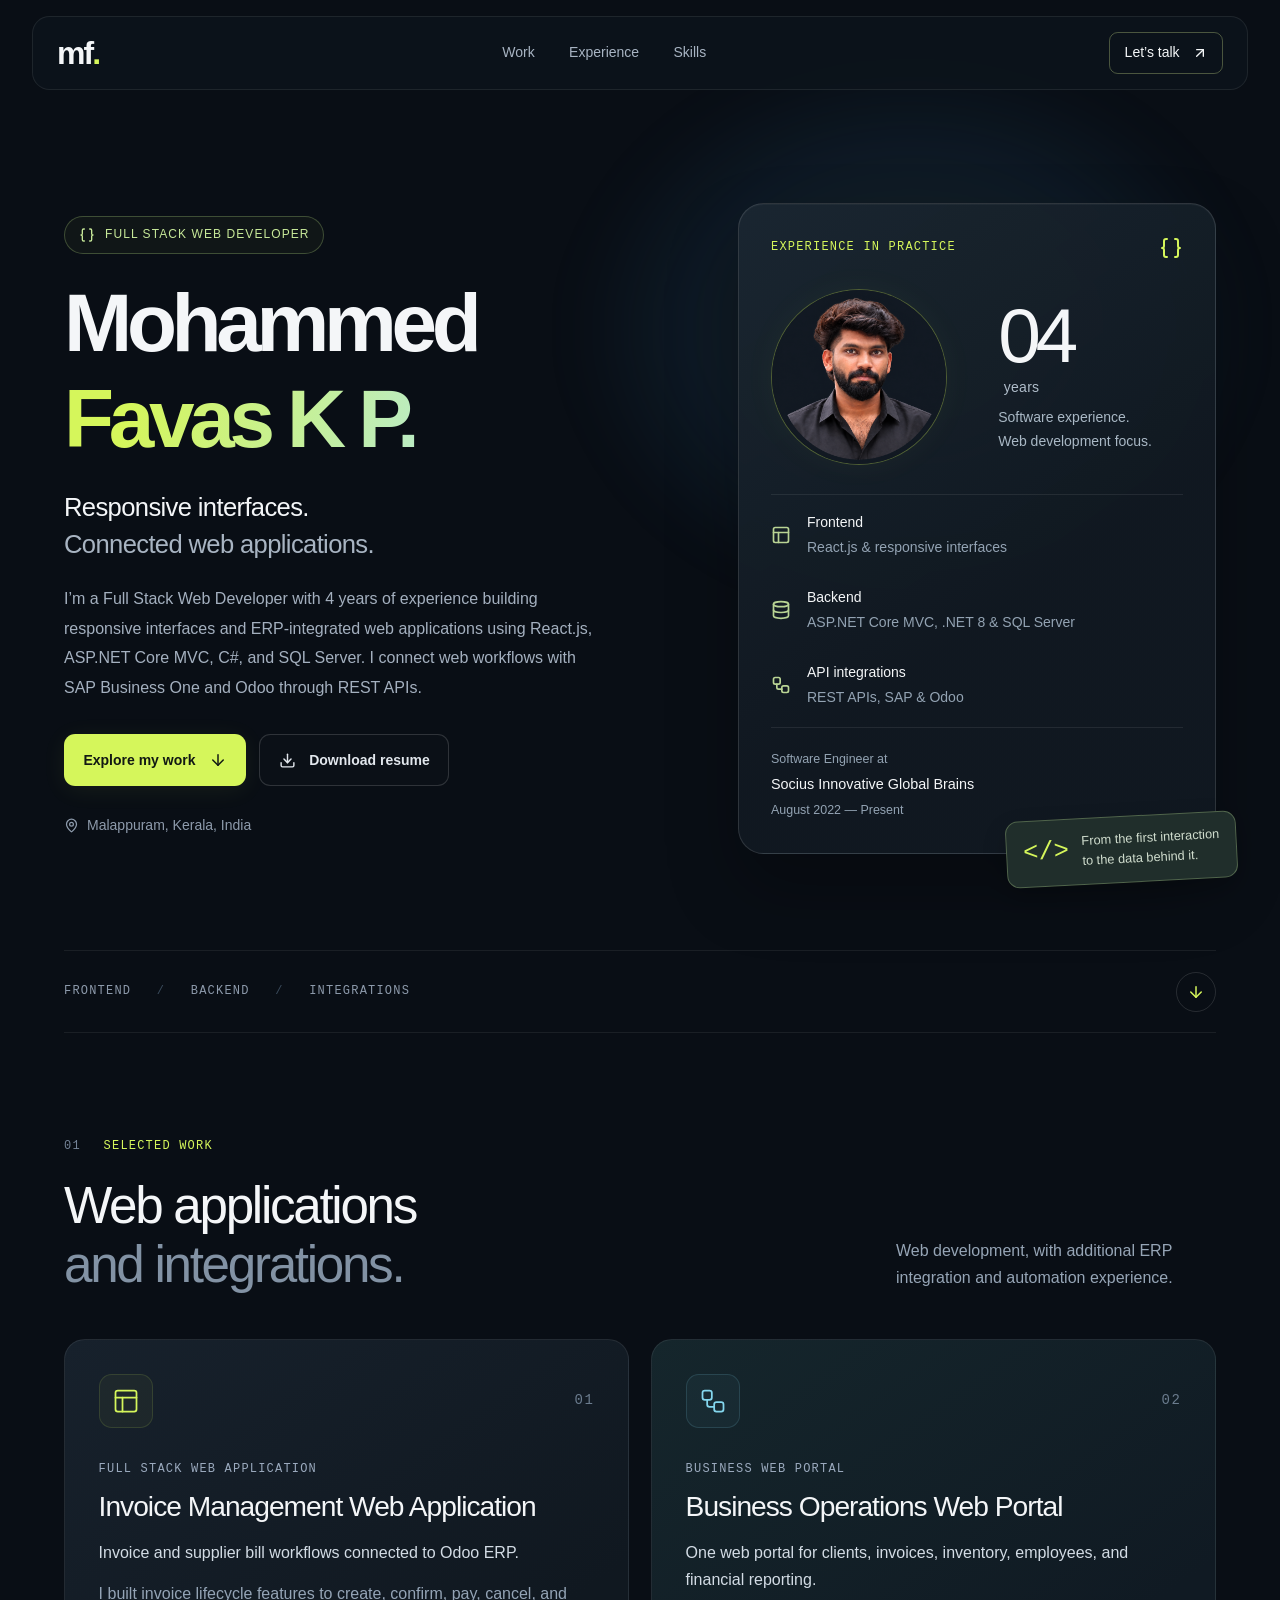
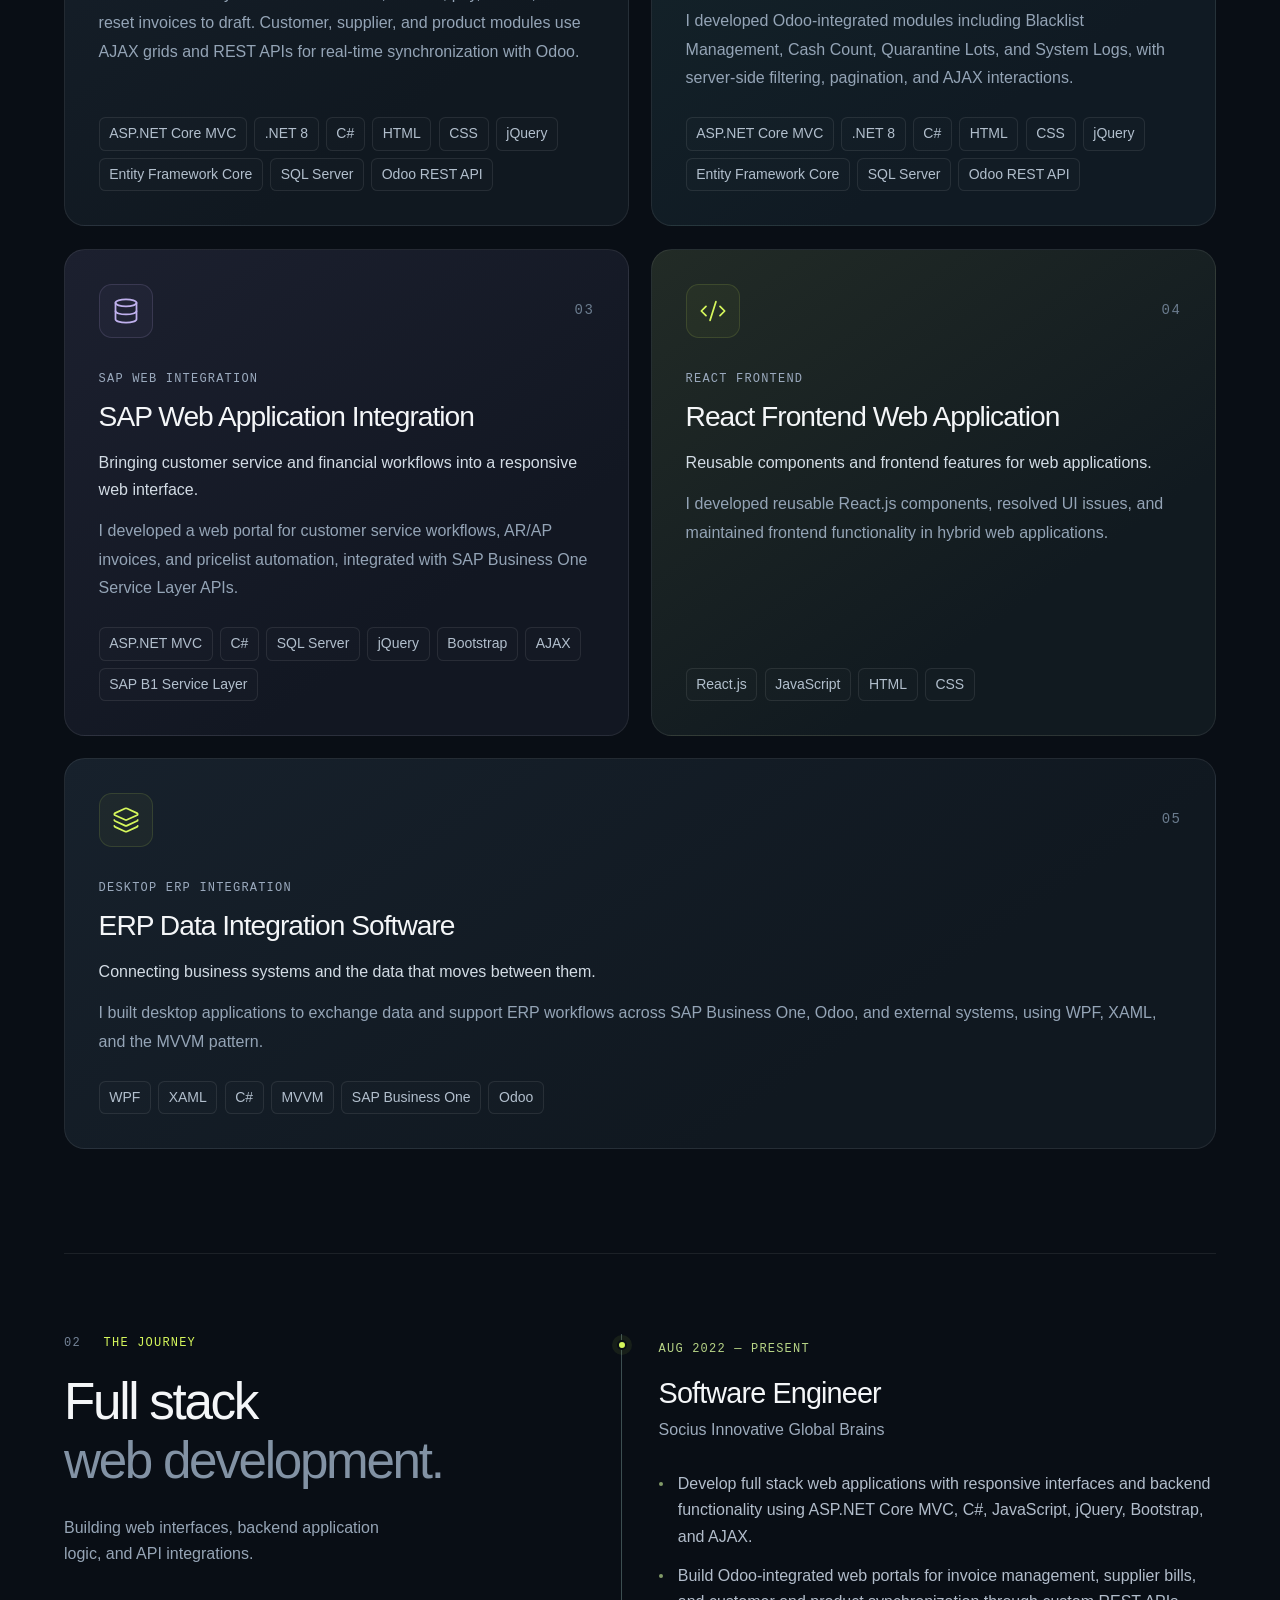
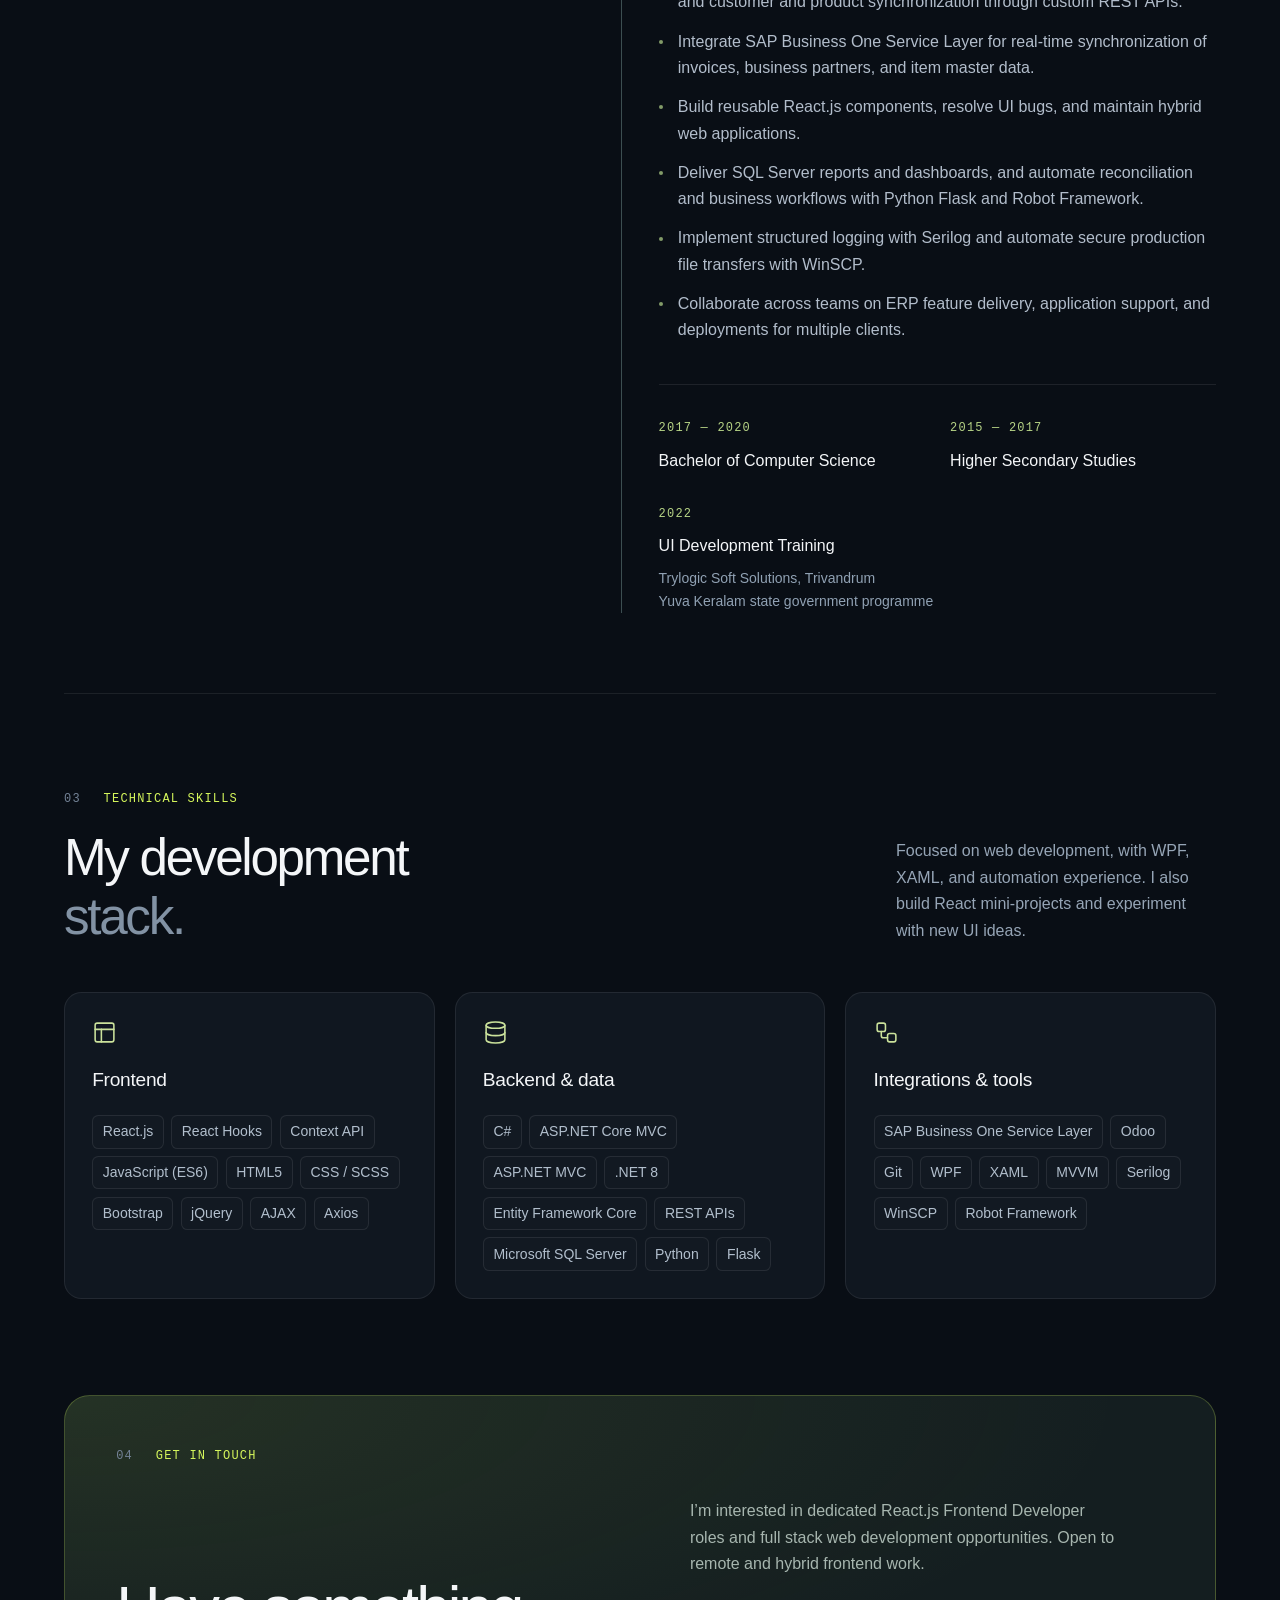
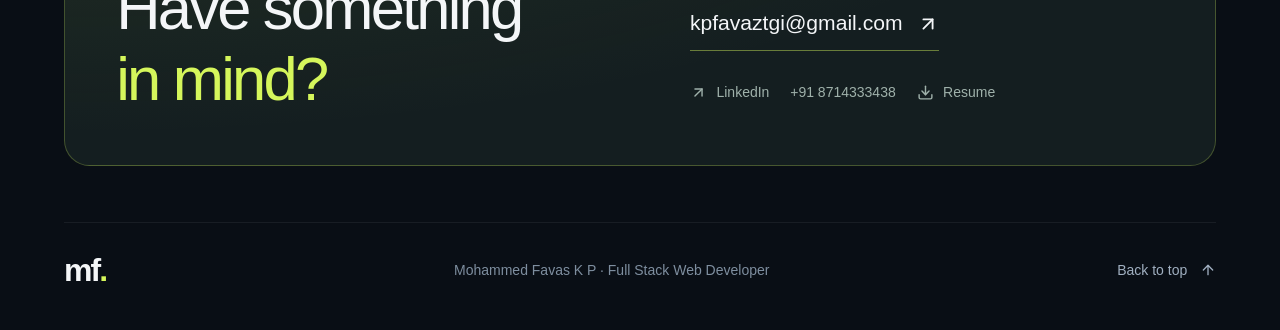
<file: index.html>
<!DOCTYPE html><html lang="en"><head><meta charSet="utf-8"/><meta name="viewport" content="width=device-width, initial-scale=1"/><link rel="stylesheet" href="/_next/static/css/index.DjkwOd6i.css" data-rsc-css-href="/_next/static/css/index.DjkwOd6i.css" data-precedence="vite-rsc/importer-resources"/><link rel="modulepreload" fetchPriority="low" href="/_next/static/chunks/index-CWeTqNZT.js"/><script src="/_next/static/chunks/rolldown-runtime-C60lm6uB.js" type="module" async=""></script><script src="/_next/static/chunks/framework-D_rUT4EX.js" type="module" async=""></script><link rel="modulepreload" href="/_next/static/chunks/layout-segment-context-DxUEqaVL.js" crossorigin=""/><link rel="modulepreload" href="/_next/static/chunks/page-Bc2MAGm4.js" crossorigin=""/><title>Mohammed Favas K P | Full Stack Web Developer</title><meta name="description" content="Full Stack Web Developer with 4 years of experience in React.js, ASP.NET Core MVC, .NET 8, C#, and SQL Server. Building responsive web applications and SAP Business One and Odoo integrations."/><link rel="shortcut icon" href="/favicon.svg"/><link rel="icon" href="/favicon.svg"/><script>Object.assign(((self[Symbol.for("vinext.navigationRuntime")]??={bootstrap:{routeManifest:null},functions:{}}).bootstrap.rsc??={rsc:[]}),{params:{},nav:{"pathname":"/","searchParams":[]}})</script><link rel="modulepreload" href="/_next/static/chunks/index-CWeTqNZT.js" />
</head><body><a class="skip-link" href="#main">Skip to content</a><div class="reading-progress" aria-hidden="true"></div><header class="site-header"><a class="wordmark" href="#home" aria-label="Mohammed Favas K P home">mf<span>.</span></a><nav aria-label="Main navigation"><a href="#work">Work</a><a href="#experience">Experience</a><a href="#skills">Skills</a></nav><a class="header-contact" href="#contact">Let’s talk <svg xmlns="http://www.w3.org/2000/svg" width="16" height="16" viewBox="0 0 24 24" fill="none" stroke="currentColor" stroke-width="2" stroke-linecap="round" stroke-linejoin="round" class="lucide lucide-arrow-up-right" aria-hidden="true"><path d="M7 7h10v10"></path><path d="M7 17 17 7"></path></svg></a></header><main id="main"><section id="home" data-section="true" class="hero section-shell" aria-labelledby="hero-title"><div class="hero-glow" aria-hidden="true"></div><div class="hero-grid"><div class="hero-intro"><p class="role-pill hero-enter"><svg xmlns="http://www.w3.org/2000/svg" width="16" height="16" viewBox="0 0 24 24" fill="none" stroke="currentColor" stroke-width="2" stroke-linecap="round" stroke-linejoin="round" class="lucide lucide-braces" aria-hidden="true"><path d="M8 3H7a2 2 0 0 0-2 2v5a2 2 0 0 1-2 2 2 2 0 0 1 2 2v5c0 1.1.9 2 2 2h1"></path><path d="M16 21h1a2 2 0 0 0 2-2v-5c0-1.1.9-2 2-2a2 2 0 0 1-2-2V5a2 2 0 0 0-2-2h-1"></path></svg> FULL STACK WEB DEVELOPER</p><h1 id="hero-title" aria-label="Mohammed Favas K P"><span class="name-line"><span>Mohammed</span></span><span class="name-line"><span class="gradient-name">Favas K P.</span></span></h1><p class="hero-description hero-enter">Responsive interfaces.<br/><span>Connected web applications.</span></p><p class="intro-copy hero-enter">I’m a Full Stack Web Developer with 4 years of experience building responsive interfaces and ERP-integrated web applications using React.js, ASP.NET Core MVC, C#, and SQL Server. I connect web workflows with SAP Business One and Odoo through REST APIs.</p><div class="hero-actions hero-enter"><a class="button button-accent" href="#work">Explore my work <svg xmlns="http://www.w3.org/2000/svg" width="18" height="18" viewBox="0 0 24 24" fill="none" stroke="currentColor" stroke-width="2" stroke-linecap="round" stroke-linejoin="round" class="lucide lucide-arrow-down" aria-hidden="true"><path d="M12 5v14"></path><path d="m19 12-7 7-7-7"></path></svg></a><a class="button button-outline" href="/FAVAS_KP_Resume_2026.pdf" download=""><svg xmlns="http://www.w3.org/2000/svg" width="17" height="17" viewBox="0 0 24 24" fill="none" stroke="currentColor" stroke-width="2" stroke-linecap="round" stroke-linejoin="round" class="lucide lucide-download" aria-hidden="true"><path d="M12 15V3"></path><path d="M21 15v4a2 2 0 0 1-2 2H5a2 2 0 0 1-2-2v-4"></path><path d="m7 10 5 5 5-5"></path></svg> Download resume</a></div><p class="location hero-enter"><svg xmlns="http://www.w3.org/2000/svg" width="15" height="15" viewBox="0 0 24 24" fill="none" stroke="currentColor" stroke-width="2" stroke-linecap="round" stroke-linejoin="round" class="lucide lucide-map-pin" aria-hidden="true"><path d="M20 10c0 4.993-5.539 10.193-7.399 11.799a1 1 0 0 1-1.202 0C9.539 20.193 4 14.993 4 10a8 8 0 0 1 16 0"></path><circle cx="12" cy="10" r="3"></circle></svg> Malappuram, Kerala, India</p></div><div class="hero-profile hero-enter"><div class="profile-card"><div class="profile-top"><span class="eyebrow">EXPERIENCE IN PRACTICE</span><svg xmlns="http://www.w3.org/2000/svg" width="24" height="24" viewBox="0 0 24 24" fill="none" stroke="currentColor" stroke-width="2" stroke-linecap="round" stroke-linejoin="round" class="lucide lucide-braces" aria-hidden="true"><path d="M8 3H7a2 2 0 0 0-2 2v5a2 2 0 0 1-2 2 2 2 0 0 1 2 2v5c0 1.1.9 2 2 2h1"></path><path d="M16 21h1a2 2 0 0 0 2-2v-5c0-1.1.9-2 2-2a2 2 0 0 1-2-2V5a2 2 0 0 0-2-2h-1"></path></svg></div><div class="profile-intro"><div class="portrait-frame"><img src="/images/favas-profile.png" alt="Mohammed Favas K P" width="1254" height="1254" fetchPriority="high" decoding="async"/></div><div class="experience-number"><strong>04<span>years</span></strong><p>Software experience.<br/>Web development focus.</p></div></div><div class="profile-specialties"><div><svg xmlns="http://www.w3.org/2000/svg" width="20" height="20" viewBox="0 0 24 24" fill="none" stroke="currentColor" stroke-width="2" stroke-linecap="round" stroke-linejoin="round" class="lucide lucide-panels-top-left" aria-hidden="true"><rect width="18" height="18" x="3" y="3" rx="2"></rect><path d="M3 9h18"></path><path d="M9 21V9"></path></svg><p><strong>Frontend</strong><span>React.js &amp; responsive interfaces</span></p></div><div><svg xmlns="http://www.w3.org/2000/svg" width="20" height="20" viewBox="0 0 24 24" fill="none" stroke="currentColor" stroke-width="2" stroke-linecap="round" stroke-linejoin="round" class="lucide lucide-database" aria-hidden="true"><ellipse cx="12" cy="5" rx="9" ry="3"></ellipse><path d="M3 5V19A9 3 0 0 0 21 19V5"></path><path d="M3 12A9 3 0 0 0 21 12"></path></svg><p><strong>Backend</strong><span>ASP.NET Core MVC, .NET 8 &amp; SQL Server</span></p></div><div><svg xmlns="http://www.w3.org/2000/svg" width="20" height="20" viewBox="0 0 24 24" fill="none" stroke="currentColor" stroke-width="2" stroke-linecap="round" stroke-linejoin="round" class="lucide lucide-workflow" aria-hidden="true"><rect width="8" height="8" x="3" y="3" rx="2"></rect><path d="M7 11v4a2 2 0 0 0 2 2h4"></path><rect width="8" height="8" x="13" y="13" rx="2"></rect></svg><p><strong>API integrations</strong><span>REST APIs, SAP &amp; Odoo</span></p></div></div><div class="profile-company"><span>Software Engineer at</span><strong>Socius Innovative Global Brains</strong><span>August 2022 — Present</span></div></div><div class="profile-note"><span aria-hidden="true">&lt;/&gt;</span><p>From the first interaction<br/>to the data behind it.</p></div></div></div><div class="hero-bottom"><span>FRONTEND</span><span class="stack-divider" aria-hidden="true">/</span><span>BACKEND</span><span class="stack-divider" aria-hidden="true">/</span><span>INTEGRATIONS</span><a href="#work" aria-label="Scroll to selected work"><svg xmlns="http://www.w3.org/2000/svg" width="18" height="18" viewBox="0 0 24 24" fill="none" stroke="currentColor" stroke-width="2" stroke-linecap="round" stroke-linejoin="round" class="lucide lucide-arrow-down" aria-hidden="true"><path d="M12 5v14"></path><path d="m19 12-7 7-7-7"></path></svg></a></div></section><section id="work" data-section="true" class="work-section section-shell" aria-labelledby="work-title"><div class="section-heading" data-reveal="true"><div><p class="eyebrow"><span>01</span> SELECTED WORK</p><h2 id="work-title">Web applications<br/><span>and integrations.</span></h2></div><p>Web development, with additional ERP integration and automation experience.</p></div><div class="projects"><div class="project-reveal" data-reveal="true"><article class="project-card project-1"><div class="project-top"><div class="project-icon"><svg xmlns="http://www.w3.org/2000/svg" width="28" height="28" viewBox="0 0 24 24" fill="none" stroke="currentColor" stroke-width="1.5" stroke-linecap="round" stroke-linejoin="round" class="lucide lucide-panels-top-left" aria-hidden="true"><rect width="18" height="18" x="3" y="3" rx="2"></rect><path d="M3 9h18"></path><path d="M9 21V9"></path></svg></div><span class="project-number">01</span></div><p class="project-category">FULL STACK WEB APPLICATION</p><h3>Invoice Management Web Application</h3><p class="project-lead">Invoice and supplier bill workflows connected to Odoo ERP.</p><p class="project-detail">I built invoice lifecycle features to create, confirm, pay, cancel, and reset invoices to draft. Customer, supplier, and product modules use AJAX grids and REST APIs for real-time synchronization with Odoo.</p><ul class="tags" aria-label="Invoice Management Web Application technologies"><li>ASP.NET Core MVC</li><li>.NET 8</li><li>C#</li><li>HTML</li><li>CSS</li><li>jQuery</li><li>Entity Framework Core</li><li>SQL Server</li><li>Odoo REST API</li></ul></article></div><div class="project-reveal" data-reveal="true"><article class="project-card project-2"><div class="project-top"><div class="project-icon"><svg xmlns="http://www.w3.org/2000/svg" width="28" height="28" viewBox="0 0 24 24" fill="none" stroke="currentColor" stroke-width="1.5" stroke-linecap="round" stroke-linejoin="round" class="lucide lucide-workflow" aria-hidden="true"><rect width="8" height="8" x="3" y="3" rx="2"></rect><path d="M7 11v4a2 2 0 0 0 2 2h4"></path><rect width="8" height="8" x="13" y="13" rx="2"></rect></svg></div><span class="project-number">02</span></div><p class="project-category">BUSINESS WEB PORTAL</p><h3>Business Operations Web Portal</h3><p class="project-lead">One web portal for clients, invoices, inventory, employees, and financial reporting.</p><p class="project-detail">I developed Odoo-integrated modules including Blacklist Management, Cash Count, Quarantine Lots, and System Logs, with server-side filtering, pagination, and AJAX interactions.</p><ul class="tags" aria-label="Business Operations Web Portal technologies"><li>ASP.NET Core MVC</li><li>.NET 8</li><li>C#</li><li>HTML</li><li>CSS</li><li>jQuery</li><li>Entity Framework Core</li><li>SQL Server</li><li>Odoo REST API</li></ul></article></div><div class="project-reveal" data-reveal="true"><article class="project-card project-3"><div class="project-top"><div class="project-icon"><svg xmlns="http://www.w3.org/2000/svg" width="28" height="28" viewBox="0 0 24 24" fill="none" stroke="currentColor" stroke-width="1.5" stroke-linecap="round" stroke-linejoin="round" class="lucide lucide-database" aria-hidden="true"><ellipse cx="12" cy="5" rx="9" ry="3"></ellipse><path d="M3 5V19A9 3 0 0 0 21 19V5"></path><path d="M3 12A9 3 0 0 0 21 12"></path></svg></div><span class="project-number">03</span></div><p class="project-category">SAP WEB INTEGRATION</p><h3>SAP Web Application Integration</h3><p class="project-lead">Bringing customer service and financial workflows into a responsive web interface.</p><p class="project-detail">I developed a web portal for customer service workflows, AR/AP invoices, and pricelist automation, integrated with SAP Business One Service Layer APIs.</p><ul class="tags" aria-label="SAP Web Application Integration technologies"><li>ASP.NET MVC</li><li>C#</li><li>SQL Server</li><li>jQuery</li><li>Bootstrap</li><li>AJAX</li><li>SAP B1 Service Layer</li></ul></article></div><div class="project-reveal" data-reveal="true"><article class="project-card project-4"><div class="project-top"><div class="project-icon"><svg xmlns="http://www.w3.org/2000/svg" width="28" height="28" viewBox="0 0 24 24" fill="none" stroke="currentColor" stroke-width="1.5" stroke-linecap="round" stroke-linejoin="round" class="lucide lucide-code-xml" aria-hidden="true"><path d="m18 16 4-4-4-4"></path><path d="m6 8-4 4 4 4"></path><path d="m14.5 4-5 16"></path></svg></div><span class="project-number">04</span></div><p class="project-category">REACT FRONTEND</p><h3>React Frontend Web Application</h3><p class="project-lead">Reusable components and frontend features for web applications.</p><p class="project-detail">I developed reusable React.js components, resolved UI issues, and maintained frontend functionality in hybrid web applications.</p><ul class="tags" aria-label="React Frontend Web Application technologies"><li>React.js</li><li>JavaScript</li><li>HTML</li><li>CSS</li></ul></article></div><div class="project-reveal" data-reveal="true"><article class="project-card project-5"><div class="project-top"><div class="project-icon"><svg xmlns="http://www.w3.org/2000/svg" width="28" height="28" viewBox="0 0 24 24" fill="none" stroke="currentColor" stroke-width="1.5" stroke-linecap="round" stroke-linejoin="round" class="lucide lucide-layers" aria-hidden="true"><path d="M12.83 2.18a2 2 0 0 0-1.66 0L2.6 6.08a1 1 0 0 0 0 1.83l8.58 3.91a2 2 0 0 0 1.66 0l8.58-3.9a1 1 0 0 0 0-1.83z"></path><path d="M2 12a1 1 0 0 0 .58.91l8.6 3.91a2 2 0 0 0 1.65 0l8.58-3.9A1 1 0 0 0 22 12"></path><path d="M2 17a1 1 0 0 0 .58.91l8.6 3.91a2 2 0 0 0 1.65 0l8.58-3.9A1 1 0 0 0 22 17"></path></svg></div><span class="project-number">05</span></div><p class="project-category">DESKTOP ERP INTEGRATION</p><h3>ERP Data Integration Software</h3><p class="project-lead">Connecting business systems and the data that moves between them.</p><p class="project-detail">I built desktop applications to exchange data and support ERP workflows across SAP Business One, Odoo, and external systems, using WPF, XAML, and the MVVM pattern.</p><ul class="tags" aria-label="ERP Data Integration Software technologies"><li>WPF</li><li>XAML</li><li>C#</li><li>MVVM</li><li>SAP Business One</li><li>Odoo</li></ul></article></div></div></section><section id="experience" data-section="true" class="experience-section section-shell" aria-labelledby="experience-title"><div class="experience-heading" data-reveal="true"><p class="eyebrow"><span>02</span> THE JOURNEY</p><h2 id="experience-title">Full stack<br/><span>web development.</span></h2><p>Building web interfaces, backend application logic, and API integrations.</p></div><div class="experience-body" data-reveal="true"><div class="role-meta"><span class="date-label">AUG 2022 — PRESENT</span><h3>Software Engineer</h3><p>Socius Innovative Global Brains</p></div><ul class="experience-list"><li>Develop full stack web applications with responsive interfaces and backend functionality using ASP.NET Core MVC, C#, JavaScript, jQuery, Bootstrap, and AJAX.</li><li>Build Odoo-integrated web portals for invoice management, supplier bills, and customer and product synchronization through custom REST APIs.</li><li>Integrate SAP Business One Service Layer for real-time synchronization of invoices, business partners, and item master data.</li><li>Build reusable React.js components, resolve UI bugs, and maintain hybrid web applications.</li><li>Deliver SQL Server reports and dashboards, and automate reconciliation and business workflows with Python Flask and Robot Framework.</li><li>Implement structured logging with Serilog and automate secure production file transfers with WinSCP.</li><li>Collaborate across teams on ERP feature delivery, application support, and deployments for multiple clients.</li></ul><div class="education"><div><span class="date-label">2017 — 2020</span><h4>Bachelor of Computer Science</h4></div><div><span class="date-label">2015 — 2017</span><h4>Higher Secondary Studies</h4></div><div class="education-training"><span class="date-label">2022</span><h4>UI Development Training</h4><p>Trylogic Soft Solutions, Trivandrum<br/>Yuva Keralam state government programme</p></div></div></div></section><section id="skills" data-section="true" class="skills-section section-shell" aria-labelledby="skills-title"><div class="section-heading" data-reveal="true"><div><p class="eyebrow"><span>03</span> TECHNICAL SKILLS</p><h2 id="skills-title">My development<br/><span>stack.</span></h2></div><p>Focused on web development, with WPF, XAML, and automation experience. I also build React mini-projects and experiment with new UI ideas.</p></div><div class="skill-groups"><div class="skill-group" data-reveal="true"><svg xmlns="http://www.w3.org/2000/svg" width="25" height="25" viewBox="0 0 24 24" fill="none" stroke="currentColor" stroke-width="1.5" stroke-linecap="round" stroke-linejoin="round" class="lucide lucide-panels-top-left" aria-hidden="true"><rect width="18" height="18" x="3" y="3" rx="2"></rect><path d="M3 9h18"></path><path d="M9 21V9"></path></svg><h3>Frontend</h3><ul class="tags"><li>React.js</li><li>React Hooks</li><li>Context API</li><li>JavaScript (ES6)</li><li>HTML5</li><li>CSS / SCSS</li><li>Bootstrap</li><li>jQuery</li><li>AJAX</li><li>Axios</li></ul></div><div class="skill-group" data-reveal="true"><svg xmlns="http://www.w3.org/2000/svg" width="25" height="25" viewBox="0 0 24 24" fill="none" stroke="currentColor" stroke-width="1.5" stroke-linecap="round" stroke-linejoin="round" class="lucide lucide-database" aria-hidden="true"><ellipse cx="12" cy="5" rx="9" ry="3"></ellipse><path d="M3 5V19A9 3 0 0 0 21 19V5"></path><path d="M3 12A9 3 0 0 0 21 12"></path></svg><h3>Backend &amp; data</h3><ul class="tags"><li>C#</li><li>ASP.NET Core MVC</li><li>ASP.NET MVC</li><li>.NET 8</li><li>Entity Framework Core</li><li>REST APIs</li><li>Microsoft SQL Server</li><li>Python</li><li>Flask</li></ul></div><div class="skill-group" data-reveal="true"><svg xmlns="http://www.w3.org/2000/svg" width="25" height="25" viewBox="0 0 24 24" fill="none" stroke="currentColor" stroke-width="1.5" stroke-linecap="round" stroke-linejoin="round" class="lucide lucide-workflow" aria-hidden="true"><rect width="8" height="8" x="3" y="3" rx="2"></rect><path d="M7 11v4a2 2 0 0 0 2 2h4"></path><rect width="8" height="8" x="13" y="13" rx="2"></rect></svg><h3>Integrations &amp; tools</h3><ul class="tags"><li>SAP Business One Service Layer</li><li>Odoo</li><li>Git</li><li>WPF</li><li>XAML</li><li>MVVM</li><li>Serilog</li><li>WinSCP</li><li>Robot Framework</li></ul></div></div></section><section id="contact" data-section="true" class="contact-section section-shell" aria-labelledby="contact-title"><div class="contact-panel" data-reveal="true"><p class="eyebrow"><span>04</span> GET IN TOUCH</p><div class="contact-grid"><h2 id="contact-title">Have something<br/><span>in mind?</span></h2><div><p>I’m interested in dedicated React.js Frontend Developer roles and full stack web development opportunities. Open to remote and hybrid frontend work.</p><a class="email-link" href="mailto:kpfavaztgi@gmail.com">kpfavaztgi@gmail.com <svg xmlns="http://www.w3.org/2000/svg" width="22" height="22" viewBox="0 0 24 24" fill="none" stroke="currentColor" stroke-width="2" stroke-linecap="round" stroke-linejoin="round" class="lucide lucide-arrow-up-right" aria-hidden="true"><path d="M7 7h10v10"></path><path d="M7 17 17 7"></path></svg></a><div class="contact-links"><a href="https://www.linkedin.com/in/mohammed-favas-k-p-378805218" target="_blank" rel="noopener noreferrer"><svg xmlns="http://www.w3.org/2000/svg" width="17" height="17" viewBox="0 0 24 24" fill="none" stroke="currentColor" stroke-width="2" stroke-linecap="round" stroke-linejoin="round" class="lucide lucide-arrow-up-right" aria-hidden="true"><path d="M7 7h10v10"></path><path d="M7 17 17 7"></path></svg> LinkedIn</a><a href="tel:+918714333438">+91 8714333438</a><a href="/FAVAS_KP_Resume_2026.pdf" download=""><svg xmlns="http://www.w3.org/2000/svg" width="17" height="17" viewBox="0 0 24 24" fill="none" stroke="currentColor" stroke-width="2" stroke-linecap="round" stroke-linejoin="round" class="lucide lucide-download" aria-hidden="true"><path d="M12 15V3"></path><path d="M21 15v4a2 2 0 0 1-2 2H5a2 2 0 0 1-2-2v-4"></path><path d="m7 10 5 5 5-5"></path></svg> Resume</a></div></div></div></div></section></main><footer class="site-footer"><a class="wordmark" href="#home" aria-label="Back to top">mf<span>.</span></a><p>Mohammed Favas K P · Full Stack Web Developer</p><a class="back-top" href="#home">Back to top <svg xmlns="http://www.w3.org/2000/svg" width="16" height="16" viewBox="0 0 24 24" fill="none" stroke="currentColor" stroke-width="2" stroke-linecap="round" stroke-linejoin="round" class="lucide lucide-arrow-up" aria-hidden="true"><path d="m5 12 7-7 7 7"></path><path d="M12 19V5"></path></svg></a></footer><script type="module" src="/_next/static/chunks/index-CWeTqNZT.js" id="_R_" async=""></script><script>((self[Symbol.for("vinext.navigationRuntime")]??={bootstrap:{routeManifest:null},functions:{}}).bootstrap.rsc??={rsc:[]}).rsc.push("2:I[\"dfb1a1972f71\",[],\"Children\",1]\n")</script><script>((self[Symbol.for("vinext.navigationRuntime")]??={bootstrap:{routeManifest:null},functions:{}}).bootstrap.rsc??={rsc:[]}).rsc.push("3:I[\"41fd901a78e0\",[],\"GlobalErrorBoundary\",1]\n")</script><script>((self[Symbol.for("vinext.navigationRuntime")]??={bootstrap:{routeManifest:null},functions:{}}).bootstrap.rsc??={rsc:[]}).rsc.push("4:I[\"0da8fa39962d\",[],\"default\",1]\n")</script><script>((self[Symbol.for("vinext.navigationRuntime")]??={bootstrap:{routeManifest:null},functions:{}}).bootstrap.rsc??={rsc:[]}).rsc.push("5:I[\"41fd901a78e0\",[],\"ErrorBoundary\",1]\n")</script><script>((self[Symbol.for("vinext.navigationRuntime")]??={bootstrap:{routeManifest:null},functions:{}}).bootstrap.rsc??={rsc:[]}).rsc.push("6:I[\"f010aebb4ce9\",[],\"LayoutSegmentProvider\",1]\n")</script><script>((self[Symbol.for("vinext.navigationRuntime")]??={bootstrap:{routeManifest:null},functions:{}}).bootstrap.rsc??={rsc:[]}).rsc.push("7:I[\"dfb1a1972f71\",[],\"Slot\",1]\n")</script><script>((self[Symbol.for("vinext.navigationRuntime")]??={bootstrap:{routeManifest:null},functions:{}}).bootstrap.rsc??={rsc:[]}).rsc.push("8:I[\"41fd901a78e0\",[],\"NotFoundBoundary\",1]\n")</script><script>((self[Symbol.for("vinext.navigationRuntime")]??={bootstrap:{routeManifest:null},functions:{}}).bootstrap.rsc??={rsc:[]}).rsc.push("9:I[\"207ef9e382e7\",[],\"AppRouterScrollTarget\",1]\n")</script><script>((self[Symbol.for("vinext.navigationRuntime")]??={bootstrap:{routeManifest:null},functions:{}}).bootstrap.rsc??={rsc:[]}).rsc.push("a:I[\"41fd901a78e0\",[],\"RedirectBoundary\",1]\n")</script><script>((self[Symbol.for("vinext.navigationRuntime")]??={bootstrap:{routeManifest:null},functions:{}}).bootstrap.rsc??={rsc:[]}).rsc.push(":HL[\"/_next/static/css/index.DjkwOd6i.css\",\"style\"     ]\n")</script><script>((self[Symbol.for("vinext.navigationRuntime")]??={bootstrap:{routeManifest:null},functions:{}}).bootstrap.rsc??={rsc:[]}).rsc.push("0:{\"page:/\":\"$L1\",\"layout:/\":[[[\"$\",\"link\",\"css:/_next/static/css/index.DjkwOd6i.css\",{\"rel\":\"stylesheet\",\"precedence\":\"vite-rsc/importer-resources\",\"href\":\"/_next/static/css/index.DjkwOd6i.css\",\"data-rsc-css-href\":\"/_next/static/css/index.DjkwOd6i.css\"}],\"$undefined\"],[\"$\",\"html\",null,{\"lang\":\"en\",\"children\":[\"$\",\"body\",null,{\"children\":[\"$\",\"$L2\",null,{}]}]}]],\"route:/\":[[[\"$\",\"meta\",null,{\"charSet\":\"utf-8\"}],[[\"$\",\"title\",\"0\",{\"children\":\"Mohammed Favas K P | Full Stack Web Developer\"}],[\"$\",\"meta\",\"1\",{\"name\":\"description\",\"content\":\"Full Stack Web Developer with 4 years of experience in React.js, ASP.NET Core MVC, .NET 8, C#, and SQL Server. Building responsive web applications and SAP Business One and Odoo integrations.\"}],[\"$\",\"link\",\"2\",{\"data-vinext-streamed-icon\":\"$undefined\",\"rel\":\"shortcut icon\",\"href\":\"/favicon.svg\",\"type\":\"$undefined\",\"sizes\":\"$undefined\",\"color\":\"$undefined\",\"media\":\"$undefined\",\"fetchPriority\":\"$undefined\"}],[\"$\",\"link\",\"3\",{\"data-vinext-streamed-icon\":\"$undefined\",\"rel\":\"icon\",\"href\":\"/favicon.svg\",\"type\":\"$undefined\",\"sizes\":\"$undefined\",\"color\":\"$undefined\",\"media\":\"$undefined\",\"fetchPriority\":\"$undefined\"}]],[[\"$\",\"meta\",\"0\",{\"name\":\"viewport\",\"content\":\"width=device-width, initial-scale=1\"}]]],[\"$\",\"$L3\",null,{\"fallback\":\"$4\",\"children\":[\"$\",\"$L5\",null,{\"fallback\":\"$4\",\"children\":[\"$\",\"$L6\",null,{\"providerId\":\"layout:/\",\"segmentMap\":{\"children\":[]},\"children\":[\"$\",\"$L7\",null,{\"id\":\"layout:/\",\"parallelSlots\":\"$undefined\",\"children\":[\"$\",\"$L8\",null,{\"resetKey\":\"\",\"fallback\":[[\"$\",\"title\",null,{\"children\":\"404: This page could not be found.\"}],[\"$\",\"div\",null,{\"style\":{\"fontFamily\":\"system-ui,\\\"Segoe UI\\\",Roboto,Helvetica,Arial,sans-serif,\\\"Apple Color Emoji\\\",\\\"Segoe UI Emoji\\\"\",\"height\":\"100vh\",\"textAlign\":\"center\",\"display\":\"flex\",\"flexDirection\":\"column\",\"alignItems\":\"center\",\"justifyContent\":\"center\"},\"children\":[\"$\",\"div\",null,{\"children\":[[\"$\",\"style\",null,{\"dangerouslySetInnerHTML\":{\"__html\":\"body{color:#000;background:#fff;margin:0}.next-error-h1{border-right:1px solid rgba(0,0,0,.3)}@media (prefers-color-scheme:dark){body{color:#fff;background:#000}.next-error-h1{border-right:1px solid rgba(255,255,255,.3)}}\"}}],[\"$\",\"h1\",null,{\"className\":\"next-error-h1\",\"style\":{\"display\":\"inline-block\",\"margin\":\"0 20px 0 0\",\"padding\":\"0 23px 0 0\",\"fontSize\":24,\"fontWeight\":500,\"verticalAlign\":\"top\",\"lineHeight\":\"49px\"},\"children\":404}],[\"$\",\"div\",null,{\"style\":{\"display\":\"inline-block\"},\"children\":[\"$\",\"h2\",null,{\"style\":{\"fontSize\":14,\"fontWeight\":400,\"lineHeight\":\"49px\",\"margin\":0},\"children\":\"This page could not be found.\"}]}]]}]}]],\"children\":[\"$\",\"$L9\",null,{\"children\":[\"$\",\"$La\",null,{\"children\":[[\"$\",\"$L6\",null,{\"providerId\":\"page:/\",\"segmentMap\":{\"children\":[\"__PAGE__\"]},\"children\":[\"$\",\"$L7\",null,{\"id\":\"page:/\"}]}],null]}]}]}]}]}]}]}],null,null],\"__route\":\"route:/\",\"__interceptionContext\":null,\"__layoutIds\":[\"layout:/\"],\"__rootLayout\":\"/\",\"__bfcacheSegmentIdentities\":{\"layout:/\":\"[\\\"layout\\\",\\\"layout:/\\\",\\\"root-boundary:/\\\",\\\"\\\"]\",\"page:/\":\"[\\\"page\\\",\\\"page:/\\\",\\\"root-boundary:/\\\",\\\"\\\"]\"},\"__srcPage\":[\"page\"],\"__layoutFlags\":{\"layout:/\":\"s\"},\"__artifactCompatibility\":{\"schemaVersion\":1,\"graphVersion\":\"app-route-graph:1177fd80f83fa7b0\",\"deploymentVersion\":\"3af9a9d7-d6e6-4b68-9fb2-3795399a1295\",\"appElementsSchemaVersion\":1,\"rscPayloadSchemaVersion\":1,\"rootBoundaryId\":\"/\",\"renderEpoch\":null}}\n")</script><script>((self[Symbol.for("vinext.navigationRuntime")]??={bootstrap:{routeManifest:null},functions:{}}).bootstrap.rsc??={rsc:[]}).rsc.push("b:I[\"6efdf509a785\",[],\"default\",1]\n")</script><script>((self[Symbol.for("vinext.navigationRuntime")]??={bootstrap:{routeManifest:null},functions:{}}).bootstrap.rsc??={rsc:[]}).rsc.push("1:[\"$\",\"$Lb\",null,{\"params\":\"$@c\",\"searchParams\":\"$@d\"}]\n")</script><script>((self[Symbol.for("vinext.navigationRuntime")]??={bootstrap:{routeManifest:null},functions:{}}).bootstrap.rsc??={rsc:[]}).rsc.push("c:{}\n")</script><script>((self[Symbol.for("vinext.navigationRuntime")]??={bootstrap:{routeManifest:null},functions:{}}).bootstrap.rsc??={rsc:[]}).rsc.push("d:{}\n")</script><script>Object.assign(((self[Symbol.for("vinext.navigationRuntime")]??={bootstrap:{routeManifest:null},functions:{}}).bootstrap.rsc??={rsc:[]}),{"initialCacheKind":"dynamic"});((self[Symbol.for("vinext.navigationRuntime")]??={bootstrap:{routeManifest:null},functions:{}}).bootstrap.rsc??={rsc:[]}).done=true</script></body></html>
</file>
